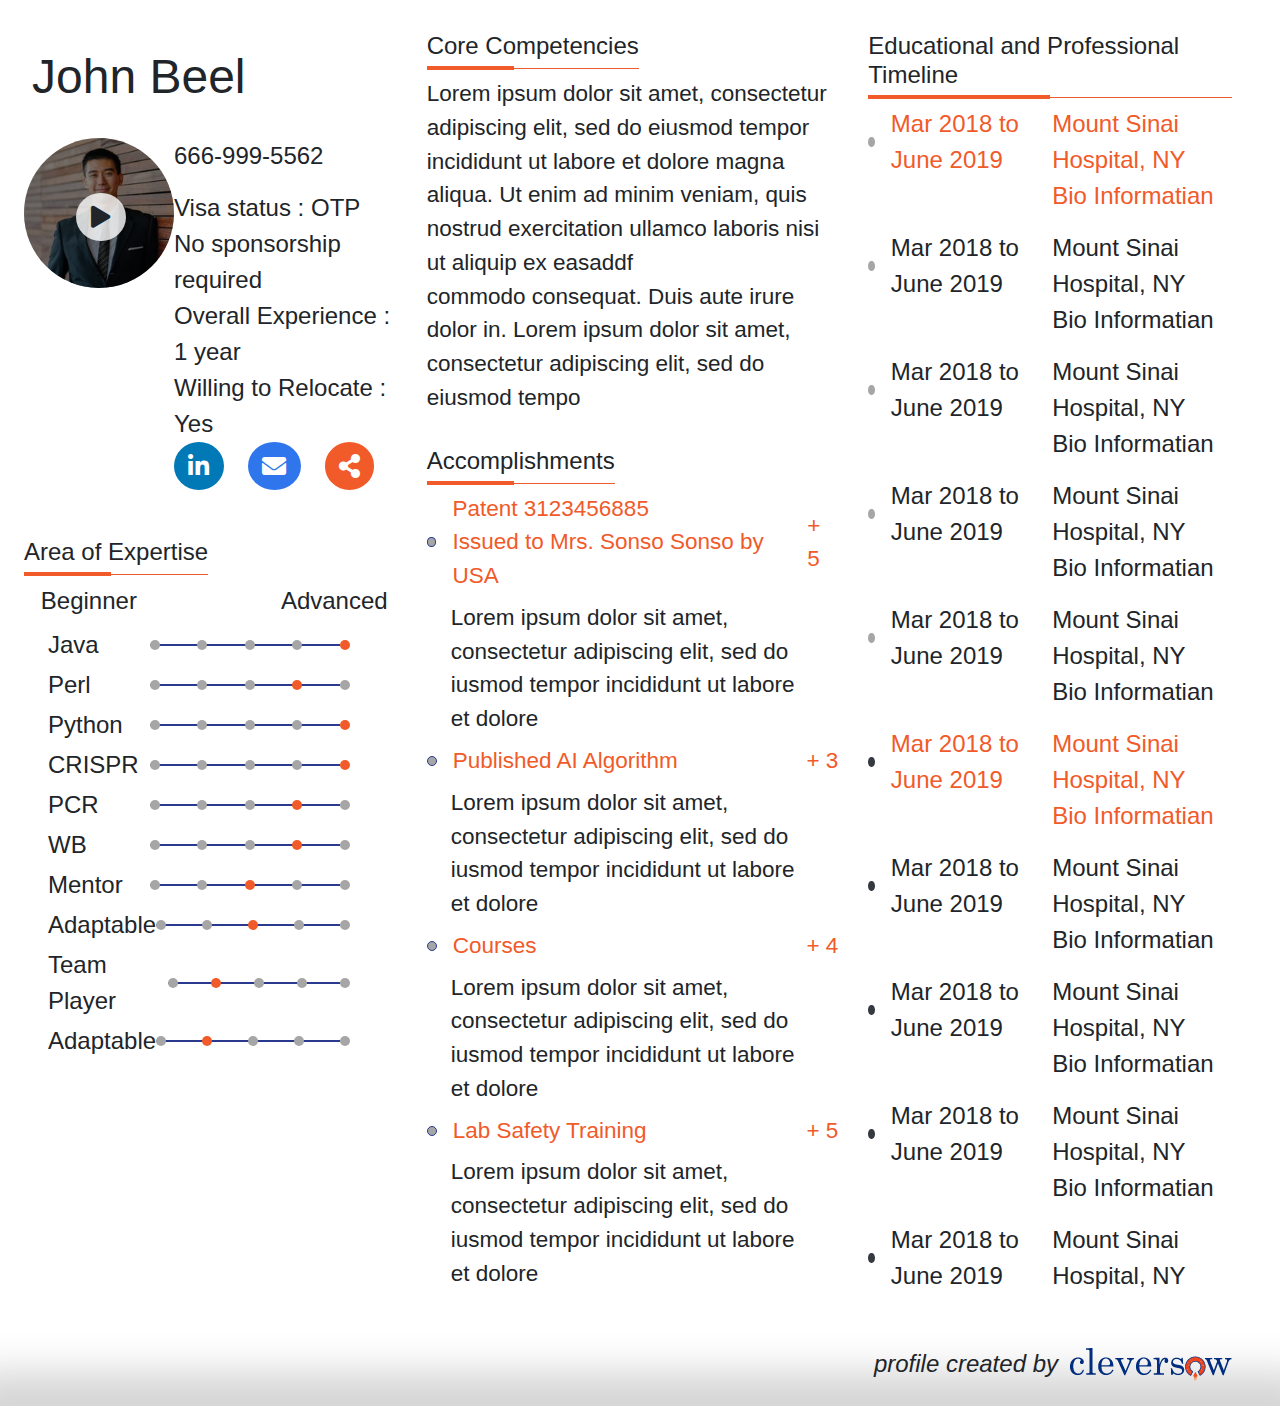
<file: index.html>
<!DOCTYPE html>
<html lang="en">
<head>
  <meta charset="UTF-8">
  <meta name="viewport" content="width=device-width, initial-scale=1.0">
  <meta http-equiv="X-UA-Compatible" content="ie=edge">
  <title>Bootstrap 4 Starter Pack</title>
  <link rel="stylesheet" href="https://cdnjs.cloudflare.com/ajax/libs/font-awesome/5.9.0/css/all.css">
  <link rel="stylesheet" href="css/bootstrap.css">
  <link rel="stylesheet" href="css/normalize.css">
  <link rel="stylesheet" href="css/animate.css">
  <link rel="stylesheet" href="css/style.css">
</head>
<body>
  <div class="body-wrapper">
    <div class="row mb-4 mt-3 mx-0 ">
      <div class="col-md-4 pl-0">
        <div class="content px-4">
          <div >
            <h1 class="ml-2">John Beel</h1>
            <div class="d-flex justify-content-between">
            
              <div class="img">
                <img src="./img/Path 482.png" alt="">
                <i class="fas fa-play"></i>
              </div>
              <div class="d-flex flex-column">
                <p>666-999-5562</p>
                <p class="mb-0">Visa status : OTP
                  
                  
                  </p>
                  <p class="mb-0">No sponsorship required</p>
                  <p class="mb-0">Overall Experience : 1 year</p>
                  <p class="mb-0">Willing to Relocate : Yes</p>
                  <div class="d-flex align-items-center external-links">
                    <i class="fab fa-linkedin-in"></i>
                    <i class="fas fa-envelope"></i>
                    <i class="fas fa-share-alt"></i>
                  </div>
                </div>
            </div>
          </div>
          <h4 class="heading mt-5">Area of Expertise
            <span></span>
          </h4>
          <div class="d-flex align-items-center justify-content-end"><p class="mr-5 pr-5 mb-2">Beginner</p>
            <p class="ml-5 mb-2">Advanced</p></div>
          <div class="d-flex flex-column pl-4 pr-5">
           
           
            <div class="d-flex align-items-center justify-content-between mb-1">
              <p class="mb-0">Java</p>
              <div class="d-flex  area-cal">
                <div class="point"></div>
                <div class="point"></div>
                <div class="point"></div>
                <div class="point "></div>
                <div class="point bg-highlight"></div>
              </div>
            </div>
            <div class="d-flex align-items-center justify-content-between mb-1">
              <p class="mb-0">Perl</p>
              <div class="d-flex  area-cal">
                <div class="point"></div>
                <div class="point"></div>
                <div class="point"></div>
                <div class="point bg-highlight"></div>
                <div class="point"></div>
              </div>
            </div>
            <div class="d-flex align-items-center justify-content-between mb-1">
              <p class="mb-0">Python</p>
              <div class="d-flex  area-cal">
                <div class="point"></div>
                <div class="point"></div>
                <div class="point"></div>
                <div class="point "></div>
                <div class="point bg-highlight"></div>
              </div>
            </div>
            <div class="d-flex align-items-center justify-content-between mb-1">
              <p class="mb-0">CRISPR</p>
              <div class="d-flex  area-cal">
                <div class="point"></div>
                <div class="point"></div>
                <div class="point"></div>
                <div class="point "></div>
                <div class="point bg-highlight"></div>
              </div>
            </div>
            <div class="d-flex align-items-center justify-content-between mb-1">
              <p class="mb-0">PCR</p>
              <div class="d-flex  area-cal">
                <div class="point"></div>
                <div class="point"></div>
                <div class="point"></div>
                <div class="point bg-highlight"></div>
                <div class="point "></div>
              </div>
            </div>
            <div class="d-flex align-items-center justify-content-between mb-1">
              <p class="mb-0">WB</p>
              <div class="d-flex  area-cal">
                <div class="point"></div>
                <div class="point"></div>
                <div class="point"></div>
                <div class="point bg-highlight"></div>
                <div class="point "></div>
              </div>
            </div>
            <div class="d-flex align-items-center justify-content-between mb-1">
              <p class="mb-0">Mentor</p>
              <div class="d-flex  area-cal">
                <div class="point"></div>
                <div class="point"></div>
                <div class="point bg-highlight"></div>
                <div class="point "></div>
                <div class="point "></div>
              </div>
            </div>
            <div class="d-flex align-items-center justify-content-between mb-1">
              <p class="mb-0">Adaptable</p>
              <div class="d-flex  area-cal">
                <div class="point"></div>
                <div class="point"></div>
                <div class="point bg-highlight"></div>
                <div class="point "></div>
                <div class="point "></div>
              </div>
            </div>
            <div class="d-flex align-items-center justify-content-between mb-1">
              <p class="mb-0">Team Player</p>
              <div class="d-flex  area-cal">
                <div class="point"></div>
                <div class="point bg-highlight"></div>
                <div class="point "></div>
                <div class="point "></div>
                <div class="point "></div>
              </div>
            </div>
            <div class="d-flex align-items-center justify-content-between mb-1">
              <p class="mb-0">Adaptable</p>
              <div class="d-flex  area-cal">
                <div class="point"></div>
                <div class="point bg-highlight"></div>
                <div class="point "></div>
                <div class="point "></div>
                <div class="point "></div>
              </div>
            </div>
          </div>
        </div>
      </div>
      <div class="col-md-4 pl-0">
        <div class="content">
          <h4 class="heading mt-3">Core Competencies
            <span></span>
          </h4>
          <div class="core mb-2">
          <p>Lorem ipsum dolor sit amet, consectetur adipiscing elit, sed do eiusmod tempor incididunt ut labore et dolore magna aliqua. Ut enim ad minim veniam, quis nostrud exercitation ullamco laboris nisi ut aliquip ex easaddf </p>
          <p>commodo consequat. Duis aute irure dolor in.  Lorem ipsum dolor sit amet, consectetur adipiscing elit, sed do eiusmod tempo</p>
        </div>
        <h4 class="heading mt-4">Accomplishments
          <span></span>
        </h4>
        <div class="accomplish">
          <div class="d-flex align-items-center justify-content-between">
            <div class="d-flex align-items-center">
              <div class="point mr-3 position-static"></div>
              <div>
                <p class="highlight mb-0">Patent 3123456885</p>
                <p class="highlight mb-0">Issued to Mrs. Sonso Sonso by USA</p>
              </div>
            </div>
            <p class="highlight mb-0">+ 5</p>
          </div>
          <p class="mx-4 my-2">Lorem ipsum dolor sit amet, consectetur adipiscing elit, sed do iusmod tempor incididunt ut labore et dolore </p>
          <div class="d-flex align-items-center justify-content-between">
            <div class="d-flex align-items-center">
              <div class="point mr-3 position-static"></div>
              <div>
                <p class="highlight mb-0">Published AI Algorithm</p>
              </div>
            </div>
            <p class="highlight mb-0">+ 3</p>
          </div>
          <p class="mx-4 my-2">Lorem ipsum dolor sit amet, consectetur adipiscing elit, sed do iusmod tempor incididunt ut labore et dolore </p>
          <div class="d-flex align-items-center justify-content-between">
            <div class="d-flex align-items-center">
              <div class="point mr-3 position-static"></div>
              <div>
                <p class="highlight mb-0">Courses</p>
              </div>
            </div>
            <p class="highlight mb-0">+ 4</p>
          </div>
          <p class="mx-4 my-2">Lorem ipsum dolor sit amet, consectetur adipiscing elit, sed do iusmod tempor incididunt ut labore et dolore </p>
          <div class="d-flex align-items-center justify-content-between">
            <div class="d-flex align-items-center">
              <div class="point mr-3 position-static"></div>
              <div>
                <p class="highlight mb-0">Lab Safety Training</p>
              </div>
            </div>
            <p class="highlight mb-0">+ 5</p>
          </div>
          <p class="mx-4 my-2">Lorem ipsum dolor sit amet, consectetur adipiscing elit, sed do iusmod tempor incididunt ut labore et dolore </p>
 
        </div>
        </div>
      </div>
      <div class="col-md-4 pr-0">
        <div class="content pr-5">
          <h4 class="heading mt-3">Educational and Professional Timeline
            <span class="w-50"></span>
          </h4>
          <div class="d-flex align-items-start justify-content-between mb-3">
            <div class="d-flex align-items-center">
              <div class="point mr-3 position-static"></div>
              <p class="highlight mb-0">Mar 2018 to June 2019</p>
            </div>
            <div>
              <p class="highlight mb-0">Mount Sinai Hospital, NY</p>
              <p class="highlight mb-0">Bio Informatian</p>
            </div>
          </div>
          <div class="d-flex align-items-start justify-content-between mb-3">
            <div class="d-flex align-items-center">
              <div class="point mr-3 position-static"></div>
              <p class=" mb-0">Mar 2018 to June 2019</p>
            </div>
            <div>
              <p class=" mb-0">Mount Sinai Hospital, NY</p>
              <p class=" mb-0">Bio Informatian</p>
            </div>
          </div>
          <div class="d-flex align-items-start justify-content-between mb-3">
            <div class="d-flex align-items-center">
              <div class="point mr-3 position-static"></div>
              <p class=" mb-0">Mar 2018 to June 2019</p>
            </div>
            <div>
              <p class=" mb-0">Mount Sinai Hospital, NY</p>
              <p class=" mb-0">Bio Informatian</p>
            </div>
          </div>
          <div class="d-flex align-items-start justify-content-between mb-3">
            <div class="d-flex align-items-center">
              <div class="point mr-3 position-static"></div>
              <p class=" mb-0">Mar 2018 to June 2019</p>
            </div>
            <div>
              <p class=" mb-0">Mount Sinai Hospital, NY</p>
              <p class=" mb-0">Bio Informatian</p>
            </div>
          </div>
          <div class="d-flex align-items-start justify-content-between mb-3">
            <div class="d-flex align-items-center">
              <div class="point mr-3 position-static"></div>
              <p class=" mb-0">Mar 2018 to June 2019</p>
            </div>
            <div>
              <p class=" mb-0">Mount Sinai Hospital, NY</p>
              <p class=" mb-0">Bio Informatian</p>
            </div>
          </div>
          <div class="d-flex align-items-start justify-content-between mb-3">
            <div class="d-flex align-items-center">
              <div class="point mr-3 position-static bg-dark"></div>
              <p class="highlight mb-0">Mar 2018 to June 2019</p>
            </div>
            <div>
              <p class="highlight mb-0">Mount Sinai Hospital, NY</p>
              <p class="highlight mb-0">Bio Informatian</p>
            </div>
          </div>
          <div class="d-flex align-items-start justify-content-between mb-3">
            <div class="d-flex align-items-center">
              <div class="point mr-3 position-static bg-dark"></div>
              <p class=" mb-0">Mar 2018 to June 2019</p>
            </div>
            <div>
              <p class=" mb-0">Mount Sinai Hospital, NY</p>
              <p class=" mb-0">Bio Informatian</p>
            </div>
          </div>
          <div class="d-flex align-items-start justify-content-between mb-3">
            <div class="d-flex align-items-center">
              <div class="point mr-3 position-static bg-dark"></div>
              <p class=" mb-0">Mar 2018 to June 2019</p>
            </div>
            <div>
              <p class=" mb-0">Mount Sinai Hospital, NY</p>
              <p class=" mb-0">Bio Informatian</p>
            </div>
          </div>
          <div class="d-flex align-items-start justify-content-between mb-3">
            <div class="d-flex align-items-center">
              <div class="point mr-3 position-static bg-dark"></div>
              <p class=" mb-0">Mar 2018 to June 2019</p>
            </div>
            <div>
              <p class=" mb-0">Mount Sinai Hospital, NY</p>
              <p class=" mb-0">Bio Informatian</p>
            </div>
          </div>
          <div class="d-flex align-items-start justify-content-between mb-0">
            <div class="d-flex align-items-center">
              <div class="point mr-3 position-static bg-dark"></div>
              <p class=" mb-0">Mar 2018 to June 2019</p>
            </div>
            <div>
              <p class=" mb-0">Mount Sinai Hospital, NY</p>
            </div>
          </div>
        </div>
      </div>
    </div>
    <footer>
      <div class="d-flex align-items-center p-4 pr-5 justify-content-end">
        <span>profile created by</span>
        <img src="./img/Group 859.png" alt="">
      </div>
      <div></div>
    </footer>
  </div>
  
  <script src="js/jquery.min.js"></script>
  <script src="js/popper.min.js"></script>
  <script src="js/bootstrap.min.js"></script>
</body>
</html>
</file>
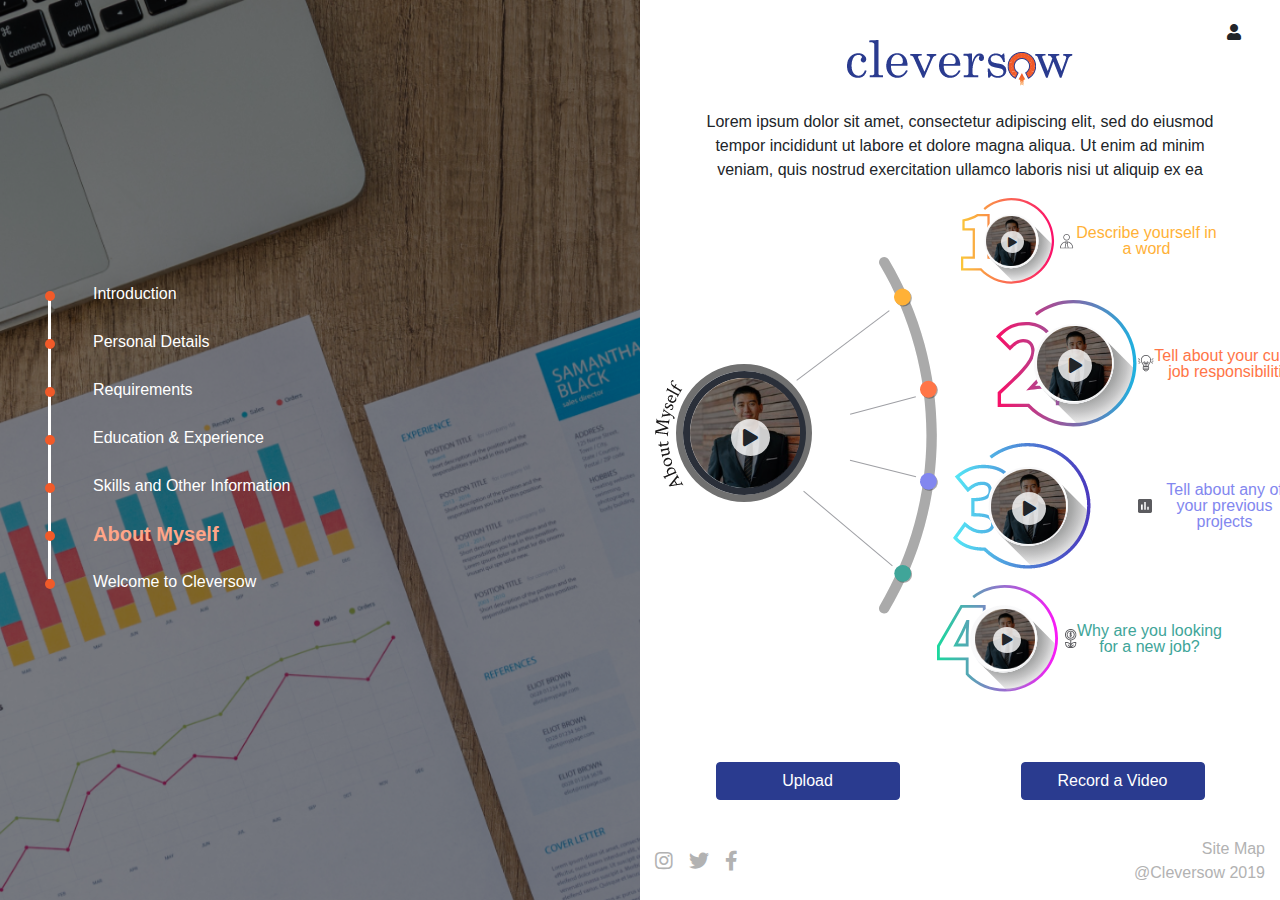
<file: page2.html>
<!DOCTYPE html>
<html lang="en">
<head>
  <meta charset="UTF-8">
  <meta name="viewport" content="width=device-width, initial-scale=1.0">
  <meta http-equiv="X-UA-Compatible" content="ie=edge">
  <title>Bootstrap 4 Starter Pack</title>
  <link rel="stylesheet" href="https://cdnjs.cloudflare.com/ajax/libs/font-awesome/5.9.0/css/all.css">
  <link rel="stylesheet" href="css/bootstrap.css">
  <link rel="stylesheet" href="css/normalize.css">
  <link rel="stylesheet" href="css/animate.css">
  <link rel="stylesheet" href="css/style.css">
</head>
<body>
  <div class="body-wrapper font-change">
      <div class="row mx-0">
          <div class="col-md-6 px-0">
              <div class="bg-img">
                  <div class="overlay"></div>
                  <div class="d-flex align-items-center justify-content-start h-100 ml-5 content">
                    <div>
                    </div>
                    <div>
                        <div class="d-flex align-items-center ">
                            <div class="point bg-highlight"></div>
                            <p class="mb-4">Introduction</p>
                        </div>
                        <div class="d-flex align-items-center">
                            <div class="point bg-highlight"></div>
                            <p class="mb-4">Personal Details</p>
                        </div>
                        
                        <div class="d-flex align-items-center">
                            <div class="point bg-highlight"></div>
                            <p class="mb-4">Requirements</p>
                        </div>
                        
                        <div class="d-flex align-items-center">
                            <div class="point bg-highlight"></div>
                            <p class="mb-4">Education & Experience</p>
                        </div>
                        
                        <div class="d-flex align-items-center">
                            <div class="point bg-highlight"></div>
                            <p class="mb-4">Skills and Other Information</p>
                        </div>
                        
                        <div class="d-flex align-items-center">
                            <div class="point bg-highlight"></div>
                            <h5 class="mb-4 highlight">About Myself</h5>
                        </div>
                        
                        <div class="d-flex align-items-center">
                            <div class="point bg-highlight"></div>
                            <p class="mb-4">Welcome to Cleversow</p>
                        </div>
                        
                    </div>
                  </div>
              </div>
          </div>
          <div class="col-md-6">
            <div class="content cleversow">
                <div class="d-flex align-items-center justify-content-end">
                    <i class="fas fa-user mt-4 mr-4"></i>
                </div>
                <div class="text-center mb-4">
                    <img src="./img/Logo 12305 - Updated2.png" alt="">
                </div>
                <p class="text-center mx-auto">Lorem ipsum dolor sit amet, consectetur adipiscing elit, sed do eiusmod tempor 
                    incididunt ut labore et dolore magna aliqua. Ut enim ad minim veniam, quis 
                    nostrud exercitation ullamco laboris nisi ut aliquip ex ea</p>
                <div class="d-flex align-items-center">
                    <div class="about-myself d-flex align-items-center">
                        <img src="./img/Group 2199.png" alt="">
                        <div>
                            <div>
                                <div class="img">
                                    <img src="./img/Path 482.png" alt="">
                                    <i class="fas fa-play"></i>
                                  </div>
                            </div>
                        </div>
                    </div>
                    <div class="d-flex flex-column lines">
                        <div class=""></div>
                        <div class=""></div>
                        <div class=""></div>
                        <div class=""></div>
                    </div>
                    <div class="point-img">
                        <img src="./img/Group 2209.png" alt="">
                    </div>
                    <div class="img-123">
                        <div class="ml-4 mb-3 d-flex align-items-center"><img src="./img/Group 2210.png" alt="">
                            <div class="img">
                                <img src="./img/Path 482.png" alt="">
                                <i class="fas fa-play"></i>
                              </div>
                              <div class="d-flex align-items-center text">
                                <img src="./img/Group 2171.png" alt="">
                                <p class="mb-0">Describe yourself in a 
                                  word</p>
                              </div>
                              
                            </div>
                        <div class="mb-3 d-flex align-items-center"><img src="./img/Group 2211.png" alt="">
                            <div class="img">
                                <img src="./img/Path 482.png" alt="">
                                <i class="fas fa-play"></i>
                              </div>
                             
                                <div class="d-flex align-items-center text">
                                    <img src="./img/Group 2172.png" alt="">
                                    <p class="mb-0">Tell about your current 
                                        job responsibilities</p>
                                  </div>
                            </div>
                        <div class="ml-3 mb-3 d-flex align-items-center"><img src="./img/Group 2212.png" alt="">
                            <div class="img">
                                <img src="./img/Path 482.png" alt="">
                                <i class="fas fa-play"></i>
                              </div>
                              
                              
                                <div class="d-flex align-items-center text">
                                    <img src="./img/Path 1652.png" alt="">
                                    <p class="mb-0">Tell about any of your
                                        previous projects</p>
                                  </div>
                            </div>
                        <div class="d-flex align-items-center"><img src="./img/Group 2213.png" alt="">
                            <div class="img">
                                <img src="./img/Path 482.png" alt="">
                                <i class="fas fa-play"></i>
                              </div>
                             
                                <div class="d-flex align-items-center text">
                                    <img src="./img/Group 2059.png" alt="">
                                    <p class="mb-0">Why are you looking for
                                        a new job?</p>
                                  </div>
                            </div>
                        
                    </div>
                    
                </div>
                <div class="d-flex align-items-center justify-content-around">
                    <a href="" class="btn btn-primary">Upload</a>
                    <a href="" class="btn btn-primary">Record a Video</a>
                </div>
                <div class="d-flex align-items-center justify-content-between">
                    <div class="d-flex align-items-center">
                        <i class="fab fa-instagram mr-3"></i>
                        <i class="fab fa-twitter mr-3"></i>
                        <i class="fab fa-facebook-f "></i>
                    </div>
                    <div >
                        <p class="mb-0 text-right">Site Map</p>
                         <p class="mb-0">   @Cleversow 2019</p>
                    </div>
                </div>
            </div>
          </div>
      </div>
</div>
  
<script src="js/jquery.min.js"></script>
<script src="js/popper.min.js"></script>
<script src="js/bootstrap.min.js"></script>
</body>
</html>
</file>
<file: css/style.css>
html {
  scroll-behavior: smooth;
}

body {
  font-size: 1em;
  margin: 0;
  padding: 0;
}
.body-wrapper p{
  font-size: 1em;
}

.img {
  background: url(../img/Ellipse\ 9.png)no-repeat;
  position: relative;
}
.img i{
  font-size: 22px;
  background-color: rgba(255, 255, 255, 0.8);
  position: absolute;
  left: 52px;
  top: 55px;
  border-radius: 50%;
  padding: 0.6em 0.7em;
}
.external-links i{
  padding: 0.5em 0.6em;
  background-color: #0079B6;
  border-radius: 50%;
  margin-right: 1em;
  color: white;
}
.external-links i:nth-child(2){
  background-color: #2F75EC;
}
.external-links i:nth-child(3){
  background-color: #F15A29;
}
.heading{
  border-bottom: 1px solid #F15A29;
  display: inline-block;
  position: relative;
  font-weight: 300;
  padding-bottom: 0.3em;
}
.heading span{
  width: 87px;
  height: 4px;
  background-color: #F15A29;
  position: absolute;
  bottom: -2px;
  left: 0;
}
.area-cal{
  width: 190px;
  height: 2px;
  background-color: #2A3B8F;
  position: relative;
}
 .point{
  width: 10px;
  height: 10px;
  border-radius: 50%;
  background-color: #A7A6A6;
  position: absolute;
  left: 0;
  top: -4px;
}
.area-cal .point:nth-child(2){
  left: 25%;
}
.area-cal .point:nth-child(3){
  left: 50%;
}
.area-cal .point:nth-child(4){
  left: 75%;
}
.area-cal .point:nth-child(5){
  left: 100%;
}
.highlight{
  color: #F15A29;
}
.bg-highlight{
  background-color: #F15A29 !important;
}
.core p{
  margin-bottom: 0;
  font-size: 0.938em;
}
.accomplish p{
  margin-bottom: 0;
  font-size: 0.938em;
}
.accomplish .point{
  border: 1px solid #2A3B8F;
}
footer div:last-child{
  box-shadow: 0px 0px 42px 33px lightgrey;
  width: 100%;
}
footer div:first-child span{
  font-style: italic;
  margin-right: 0.5em;
}
/* page2 */
.cleversow{
  height: 100vh;
}
.cleversow > p:nth-child(3){
  width: 100%;
  max-width: 532px;

}
.cleversow > div:nth-child(4){
  position: relative;
}
.about-myself{
  position: absolute;
    left: 0;
    top: 166px;
}
.about-myself>img{
  margin-right: -8px;
}
.about-myself>div:nth-child(2){
  width: 136px;
  border-radius: 50%;
  border: 7px solid #707070;
}
.about-myself>div>div:first-child{
  width: 123px;
  border-radius: 50%;
  border: 7px solid #2A2F39;
}
.about-myself .img{
  width: 110px;
    height: 110px;
    background-size: contain;
}
.about-myself .img img{
  width: 110px;
}
.about-myself .img i{
  font-size: 17px;
  background-color: rgba(255, 255, 255, 0.8);
  position: absolute;
  left: 41px;
  top: 41px;
  border-radius: 50%;
  padding: 0.6em 0.7em;
}
.lines{
  width: 108px;
  padding: 0.5em;
  height: 300px;
  position: absolute;
  left: 159px;
  top: 90px;
}
.lines div:nth-child(1){
  width: 116px;
    height: 1px;
    background-color: #9E9FA4;
    position: absolute;
    top: 57px;
    left: -29px;
    transform: rotate(143deg);
}
.lines div:nth-child(2){
  width: 68px;
    height: 1px;
    background-color: #9E9FA4;
    position: absolute;
    top: 117px;
    left: 35px;
    transform: rotate(165deg);
}
.lines div:nth-child(3){
  width: 68px;
    height: 1px;
    background-color: #9E9FA4;
    position: absolute;
    top: 180px;
    left: 35px;
    transform: rotate(194deg);
}
.lines div:nth-child(4){
  width: 116px;
  height: 1px;
  background-color: #9E9FA4;
  position: absolute;
  top: 240px;
  left: -24px;
  transform: rotate(220deg);
  
}
.point-img{
  width: 64px;
    position: absolute;
    left: 224px;
    top: 59px;
}
.img-123 {
  width: 376px;
    position: absolute;
    left: 282px;
    top: 0px;
}
.img-123 div:nth-child(2){
  margin-left: 3.7em;
}
.img-123 div:nth-child(1) .img{
  width: 50px;
  height: 50px;
  background-size: contain;
  bottom: 0px;
  right: 128px;
}
.img-123 div:nth-child(1) .img>img{
  width: 50px;
}
.img-123 div:nth-child(1) .img>i{
  font-size: 10px;
  left: 15px;
    top: 15px;
}
.img-123 div:nth-child(1) .text{
  position: absolute;
  left: 123px;
}
.img-123 div:nth-child(1) .text>p{
  width: 100%;
  max-width: 145px;
  text-align: center;
  color: #FFB137;
  line-height: 1;
}
.img-123 div:nth-child(2) .img{
  width: 75px;
  /* height: 50px; */
  background-size: contain;
  bottom: 0px;
  right: 159px;
}
.img-123 div:nth-child(2) .img>img{
  width: 75px;
}
.img-123 div:nth-child(2) .img>i{
  font-size: 15px;
    left: 21px;
    top: 23px;
}
.img-123 div:nth-child(2) .text{
  position: absolute;
  left: 201px;
}
.img-123 div:nth-child(2) .text>p{
  width: 100%;
    max-width: 159px;
    text-align: center;
    color: #FF7547;
    line-height: 1;
}
.img-123 div:nth-child(3) .img{
  width: 75px;
  background-size: contain;
  bottom: 0px;
  right: 159px;
}
.img-123 div:nth-child(3) .img>img{
  width: 75px;
}
.img-123 div:nth-child(3) .img>i{
  font-size: 15px;
  left: 21px;
  top: 23px;
}
.img-123 div:nth-child(3) .text{
  position: absolute;
  left: 201px;
}
.img-123 div:nth-child(3) .text>p{
  width: 100%;
  max-width: 145px;
  text-align: center;
  color: #8287EF;
  line-height: 1;
}
.img-123 div:nth-child(4) .img{
  width: 60px;
  background-size: contain;
  bottom: 0px;
  right: 142px;
}
.img-123 div:nth-child(4) .img>img{
  width: 60px;
}
.img-123 div:nth-child(4) .img>i{
  font-size: 12px;
  left: 18px;
    top: 18px;
}
.img-123 div:nth-child(4) .text{
  position: absolute;
  left: 128px;
}
.img-123 div:nth-child(4) .text>p{
  width: 100%;
  max-width: 145px;
  text-align: center;
  color: #40A599;
  line-height: 1;
}
.cleversow div:nth-child(5){
  position: relative;
  top: 564px;
}
.cleversow div:nth-child(5) a{
  width: 184px;
  background-color: #2A3B8F;
  border-color: #2A3B8F;
}
.cleversow div:nth-child(6){
  position: relative;
  top: 601px;
}
.cleversow div:nth-child(6) div>i{
  color: #B2B2B2;
    font-size: 20px;
} 
.cleversow div:nth-child(6) div>p{
  color: #B2B2B2;
}
/* col-left */
.overlay{
  position: absolute;  
  width: 100%; 
  height: 100%;
  top: 0;
  left: 0;
  right: 0;
  bottom: 0;
  background-color: rgba(0,0,0,0.5); 
  cursor: pointer;
}
.bg-img .content>div:nth-child(1){
  width: 3px;
  height: 282px;
  background-color: white;
  position: relative;
  margin-right: 2em;
  bottom: 12px;
}
.bg-img .content>div:nth-child(2){
  position: relative;
    color: white;
}
.bg-img .content> div:nth-child(2) div{
  position: relative;
}
.bg-img .content> div:nth-child(2) div>.point{
  top: -10px;
    left: -38px;
}
.bg-img .content > div:nth-child(2) div> h5{
  font-weight: 700;
    color: #FFA588;

}
.bg-img{
  background: url(../img/Rectangle\ 1233.png)no-repeat;
  height: 100vh;
  background-size: cover;
}

@media only screen and (min-height: 600px) {
  .body-wrapper {
    font-size: 1.5em;
  }
}
@media only screen and (min-height: 600px) {
  .font-change {
    font-size: 1em;
  }
}
</file>
